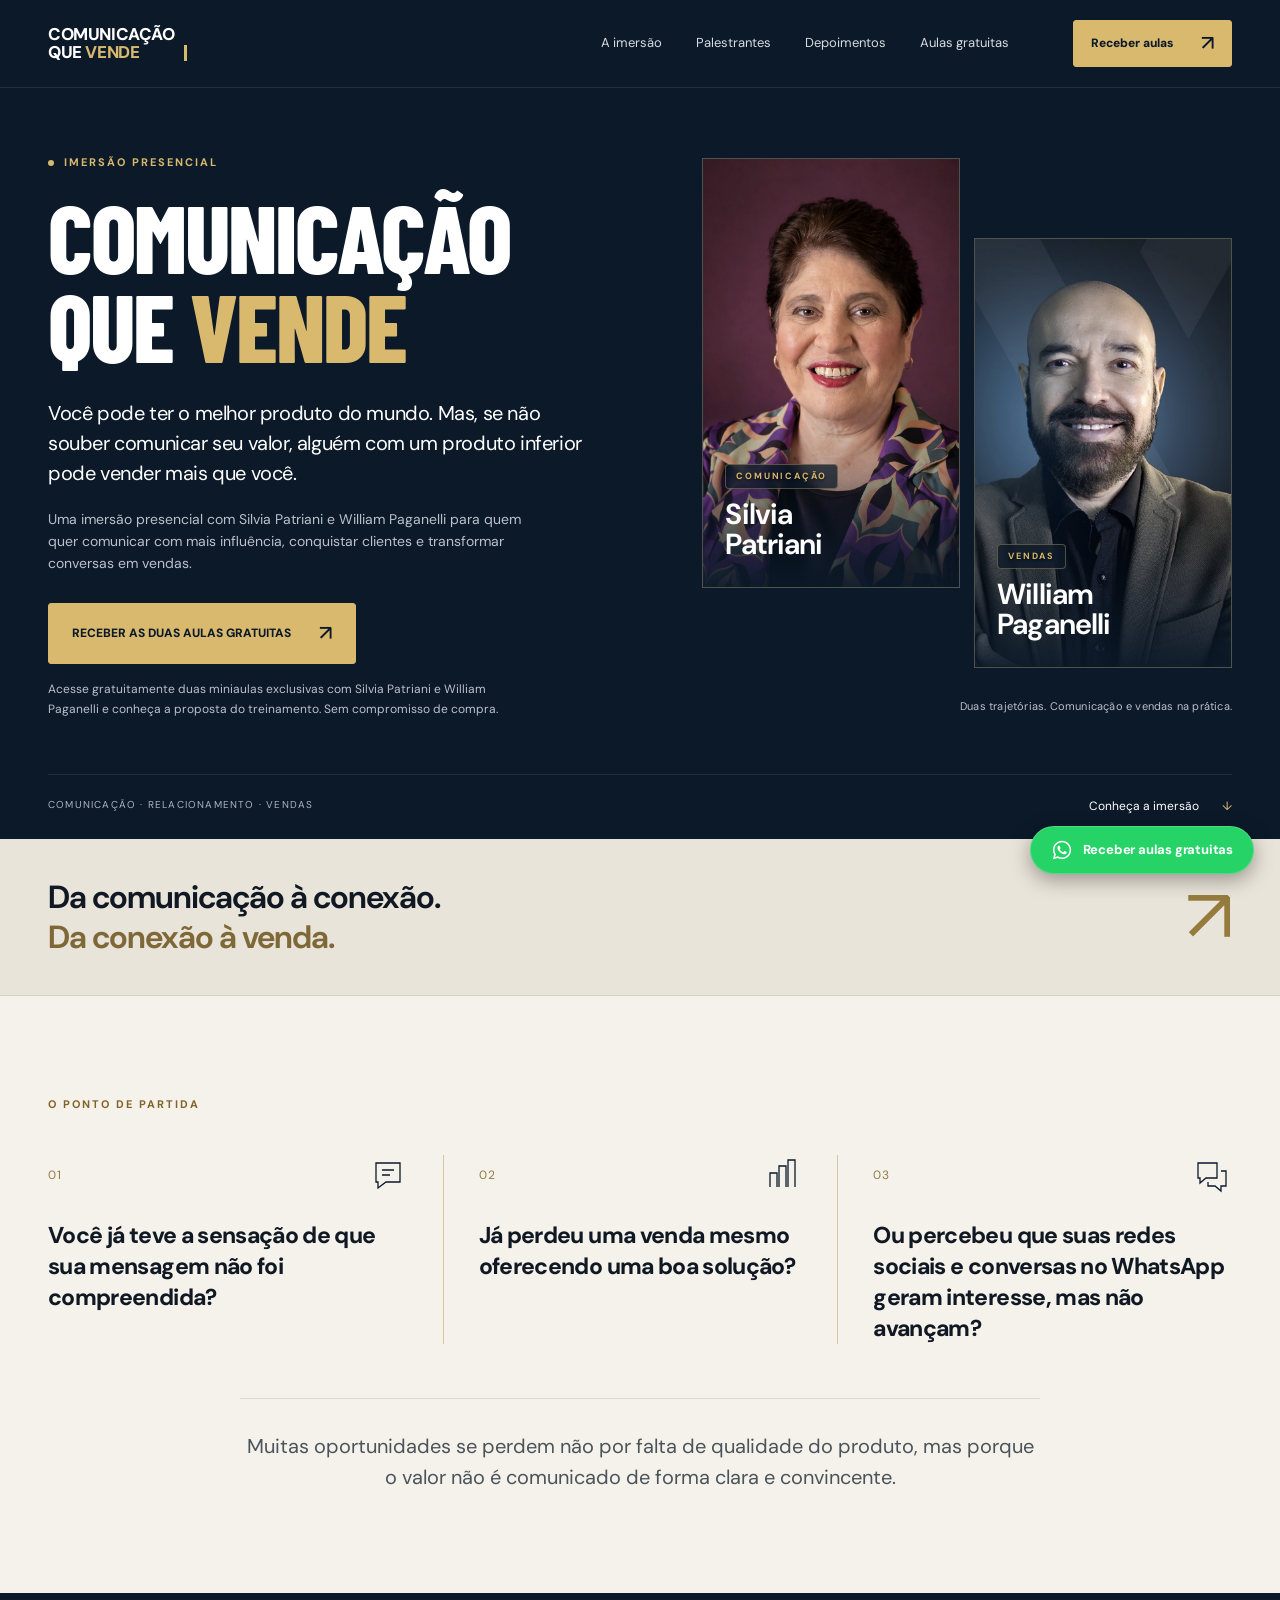
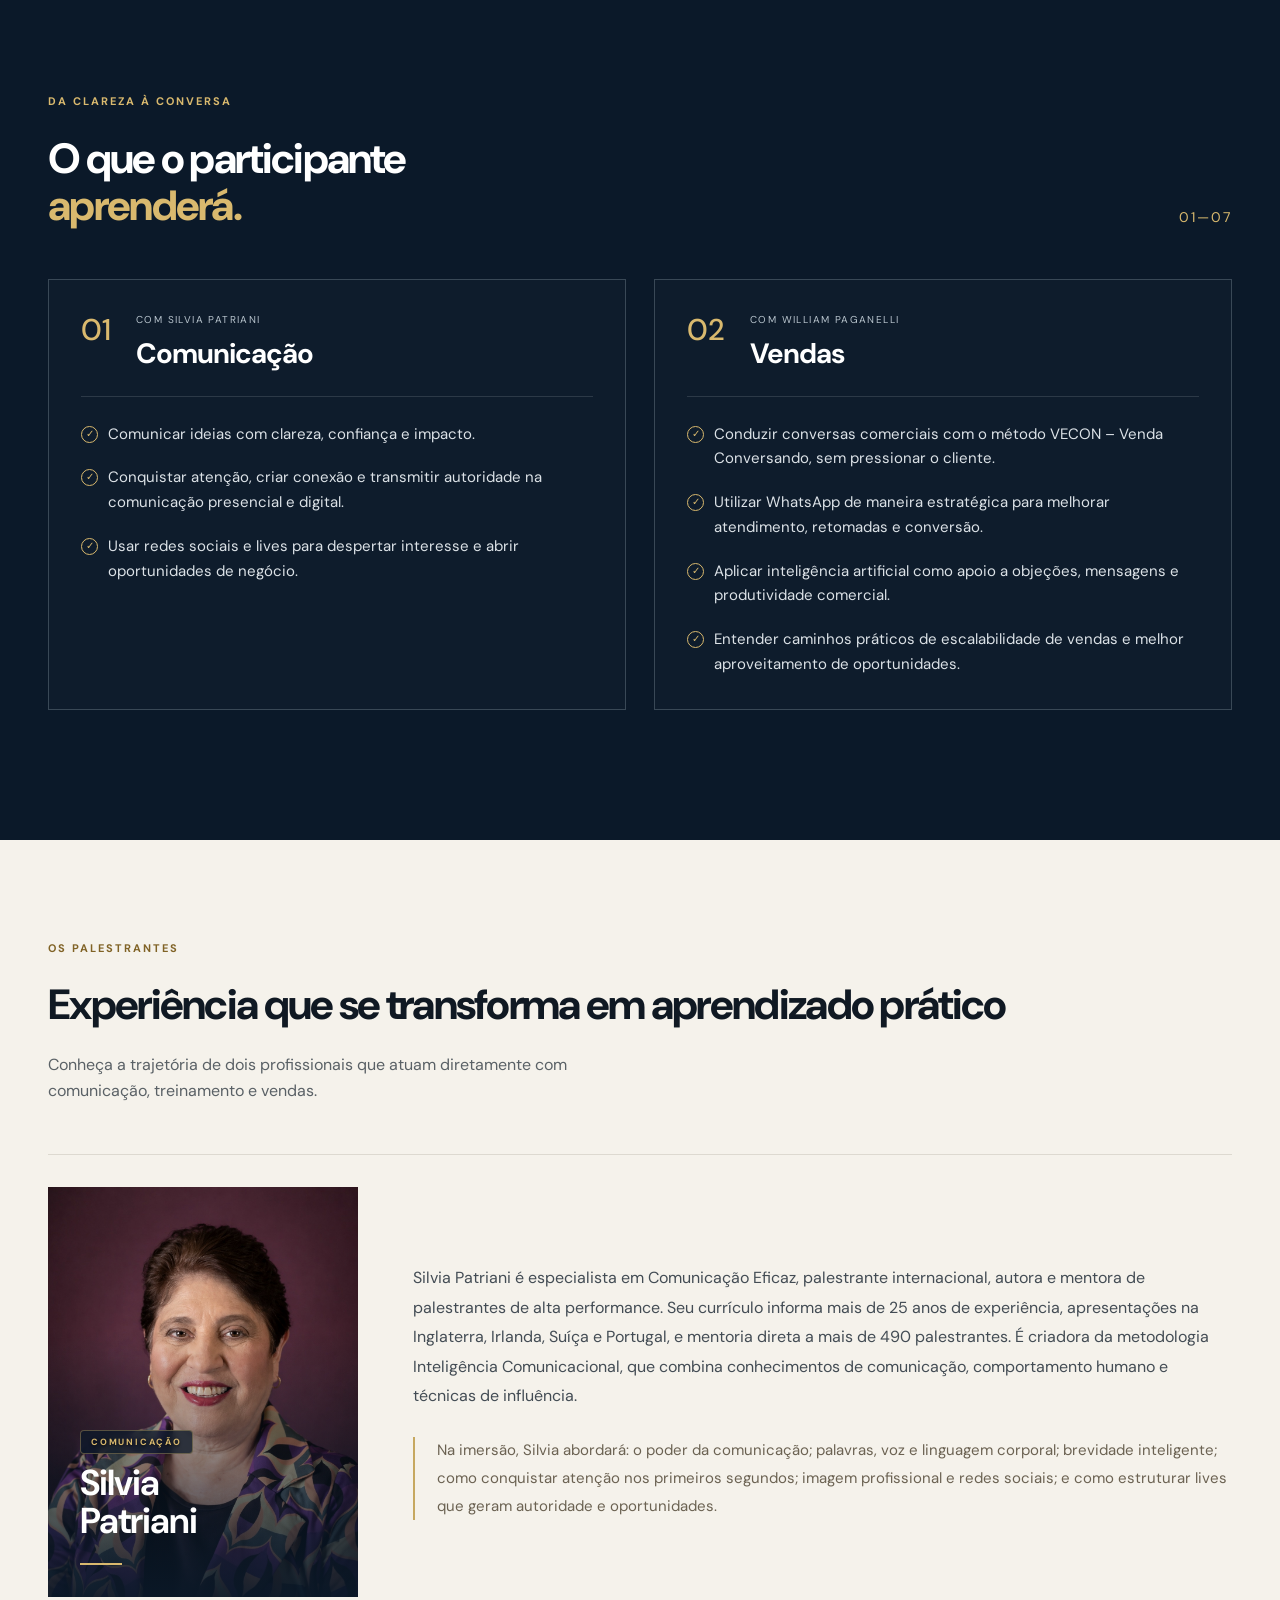
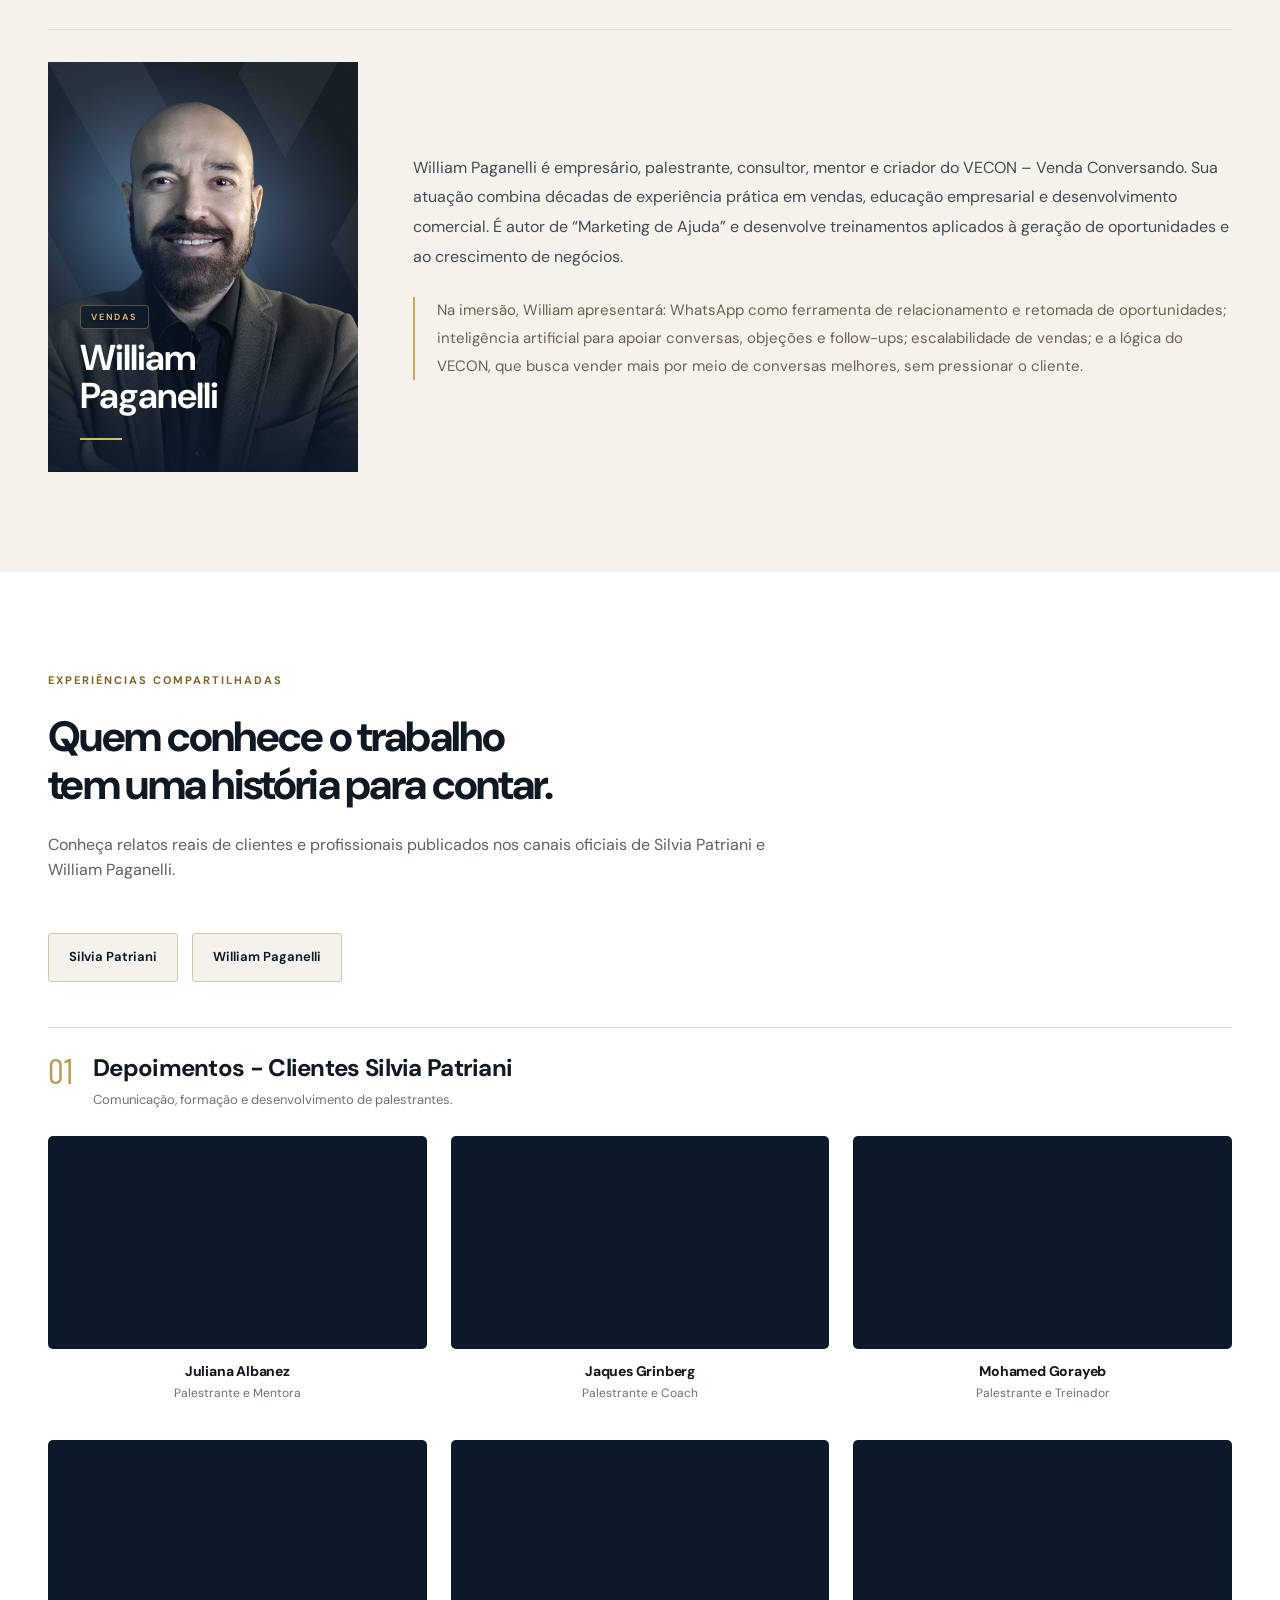
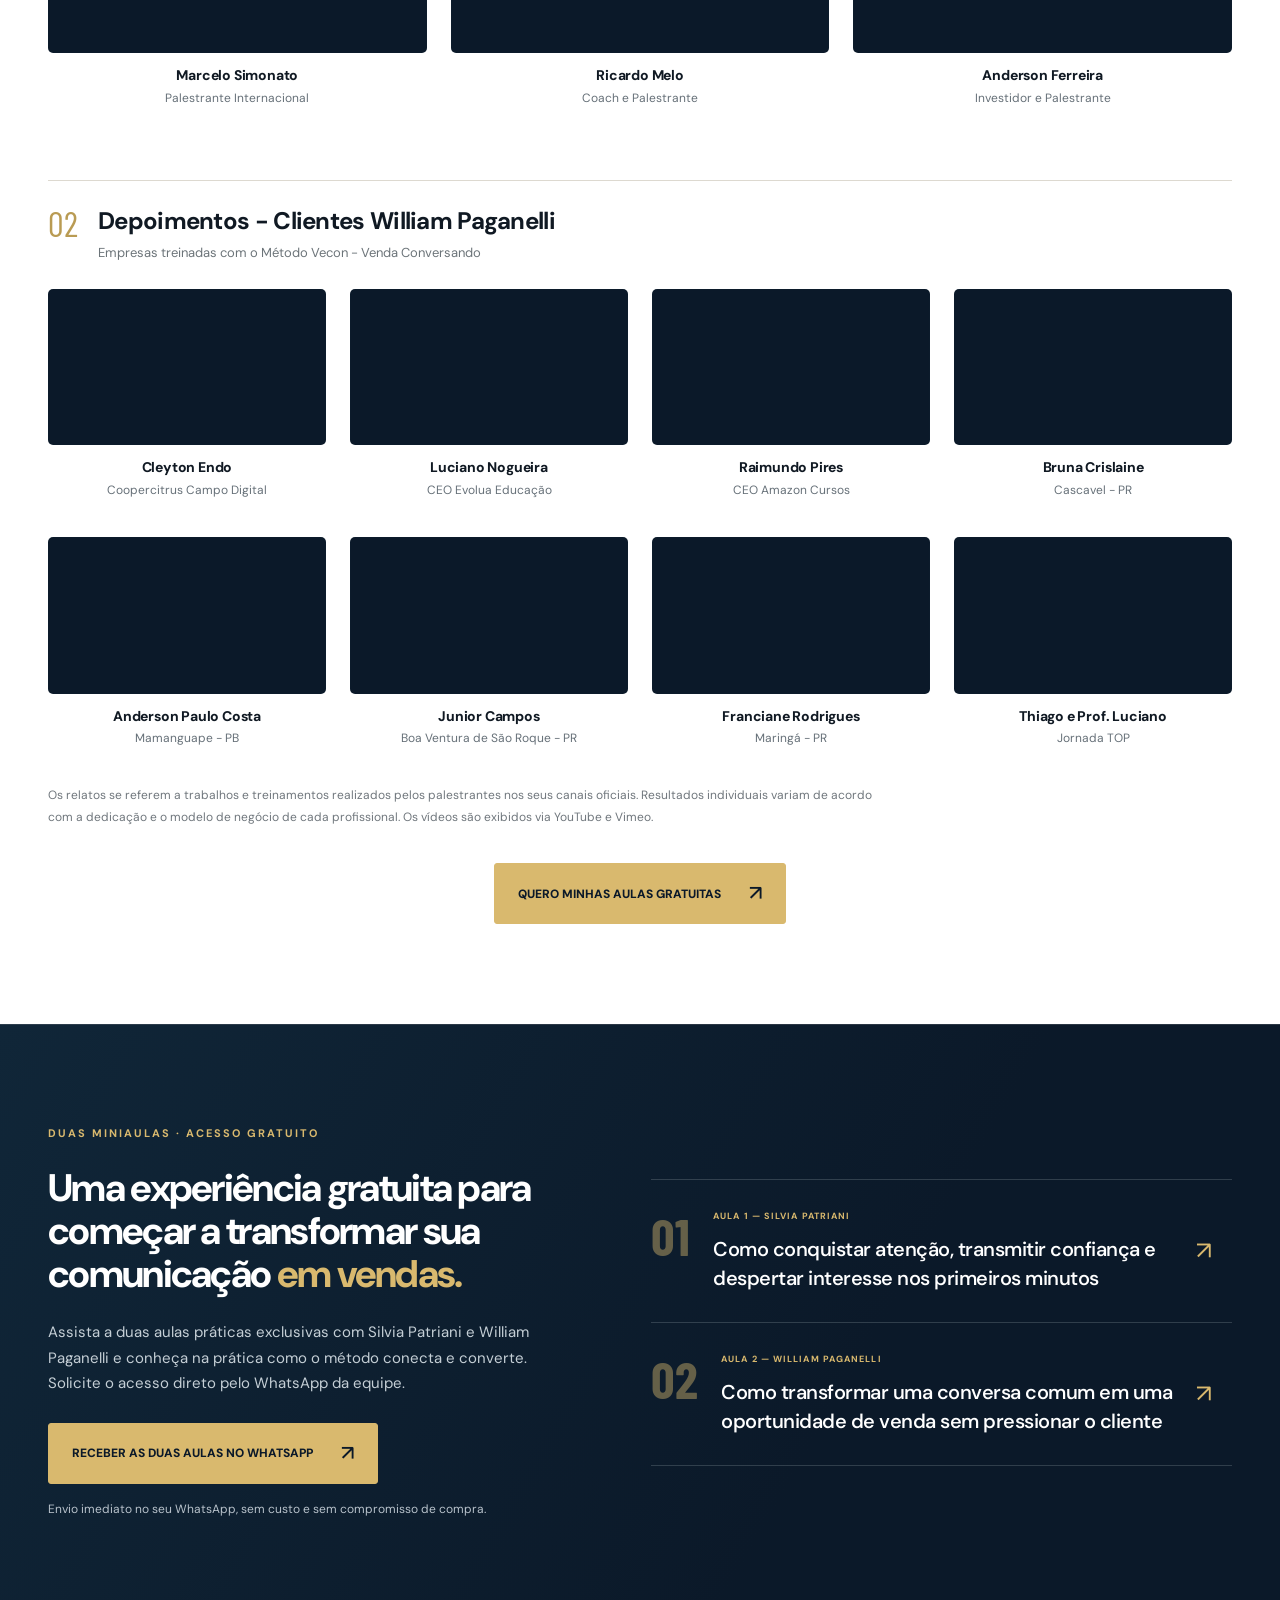
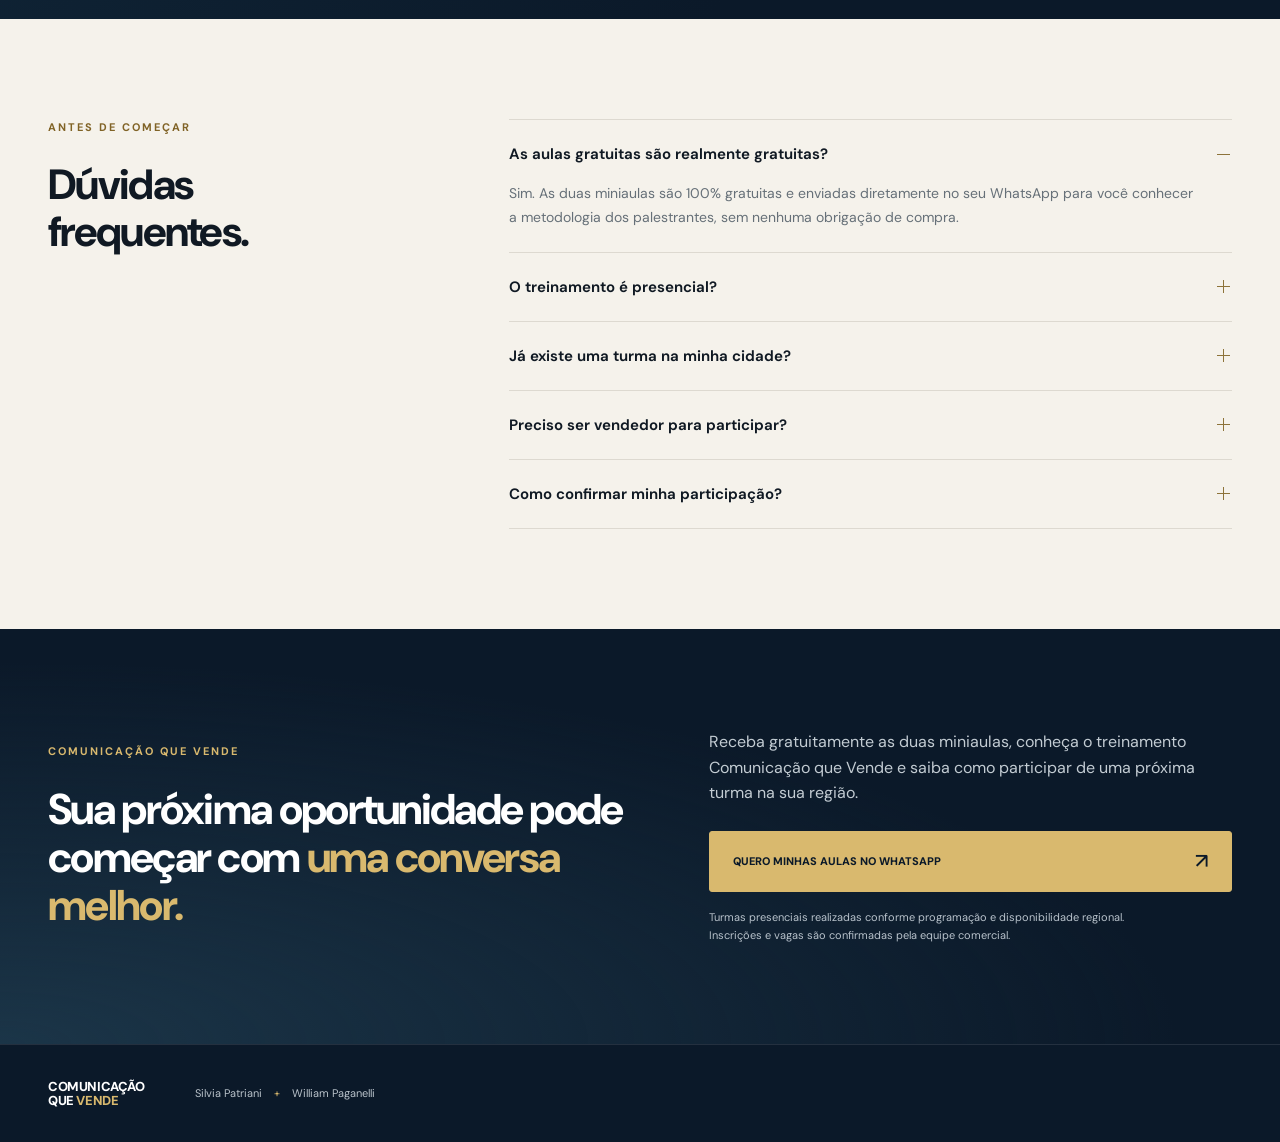
<file: obrigado.html>
<!doctype html><html lang="pt-BR"><head><meta charset="utf-8"><meta name="viewport" content="width=device-width,initial-scale=1"><meta name="robots" content="noindex"><meta http-equiv="refresh" content="0;url=index.html"><title>Comunicação que Vende</title></head><body><p><a href="index.html">Continuar para Comunicação que Vende</a></p></body></html>
</file>
